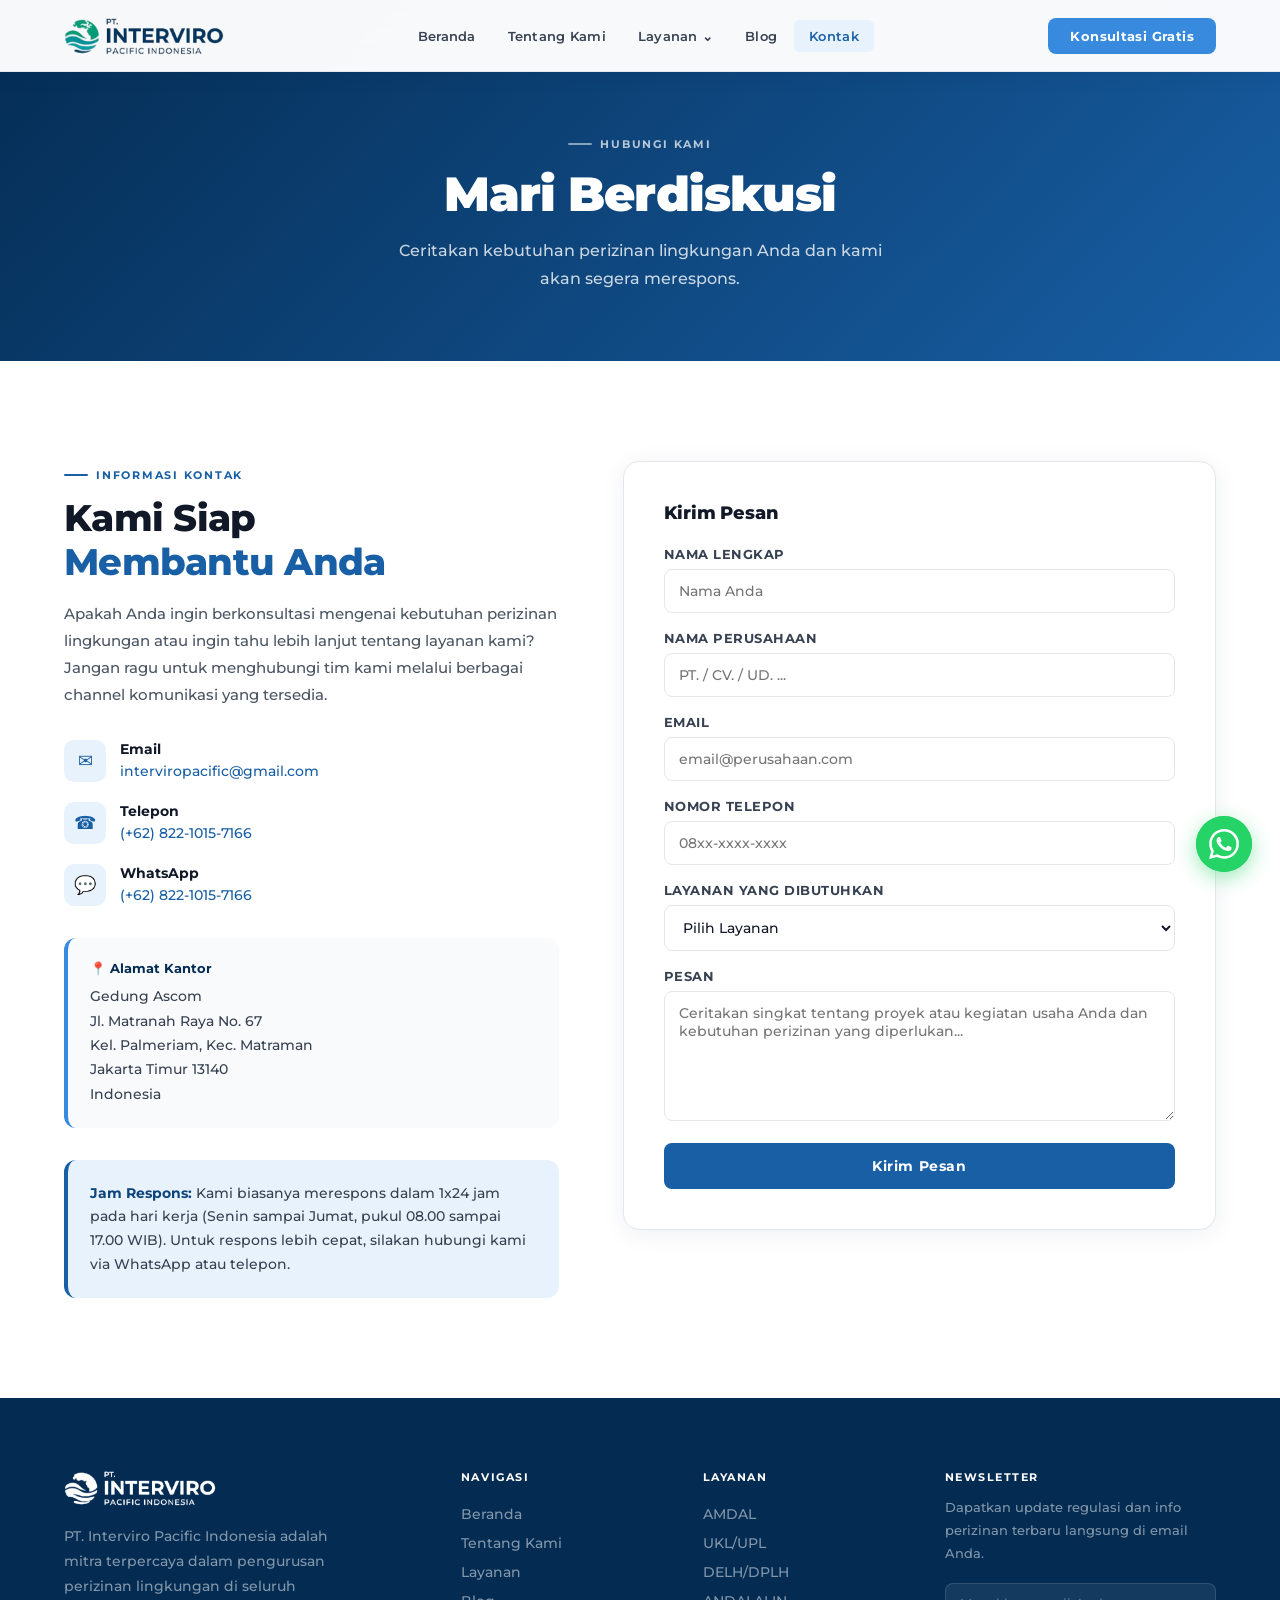
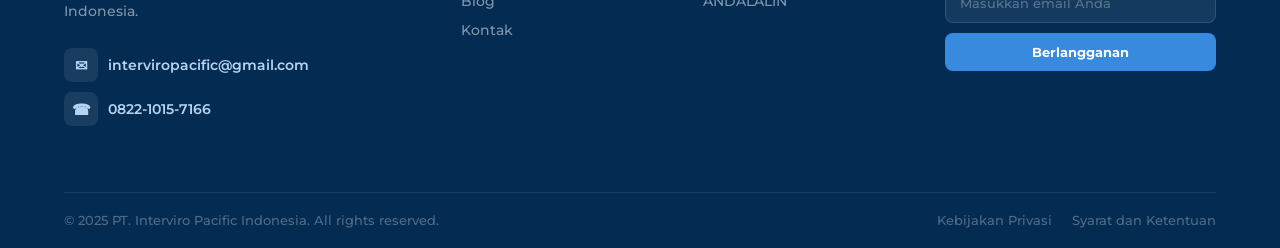
<file: kontak.html>
<!DOCTYPE html>
<html lang="id">
<head>
<meta charset="UTF-8"><meta name="viewport" content="width=device-width, initial-scale=1.0">
<title>Kontak - PT. Interviro Pacific Indonesia</title>
<link rel="preconnect" href="https://fonts.googleapis.com">
<link rel="preconnect" href="https://fonts.gstatic.com" crossorigin>
<link href="https://fonts.googleapis.com/css2?family=Montserrat:wght@400;500;600;700;800;900&display=swap" rel="stylesheet">
<link rel="stylesheet" href="style.css">
<style>
.kontak-grid{display:grid;grid-template-columns:1fr 1.2fr;gap:64px;align-items:start;}
.kontak-desc{font-size:15px;font-weight:500;color:var(--gray-600);line-height:1.8;margin-bottom:32px;}
.kontak-item{display:flex;align-items:flex-start;gap:14px;margin-bottom:20px;}
.kontak-icon{width:42px;height:42px;background:var(--blue-50);border-radius:10px;display:flex;align-items:center;justify-content:center;font-size:18px;flex-shrink:0;color:var(--blue-700);}
.kontak-item-text strong{display:block;font-size:14px;font-weight:700;color:var(--gray-900);margin-bottom:3px;}
.kontak-item-text a,.kontak-item-text span{font-size:14px;font-weight:500;color:var(--gray-600);}
.kontak-item-text a{color:var(--blue-700);}
.kontak-note{margin-top:32px;padding:22px;background:var(--blue-50);border-radius:var(--radius);border-left:4px solid var(--blue-700);}
.kontak-note p{font-size:13.5px;font-weight:500;color:var(--gray-700);line-height:1.75;}
.kontak-note strong{color:var(--blue-800);}
.kontak-address-block{margin-top:32px;padding:22px;background:var(--gray-100);border-radius:var(--radius);border-left:4px solid var(--blue-500);}
.kontak-address-block strong{display:block;font-size:13px;font-weight:700;color:var(--blue-900);margin-bottom:8px;}
.kontak-address-block p{font-size:13.5px;font-weight:500;color:var(--gray-700);line-height:1.8;}
.form-box{background:var(--white);border:1px solid var(--gray-200);border-radius:16px;padding:40px;box-shadow:0 4px 24px rgba(4,44,83,0.07);}
.form-box h3{font-size:1.1rem;font-weight:800;color:var(--gray-900);letter-spacing:-0.01em;margin-bottom:24px;}
.form-group{margin-bottom:18px;}
.form-group label{display:block;font-size:12.5px;font-weight:700;color:var(--gray-700);letter-spacing:0.04em;text-transform:uppercase;margin-bottom:7px;}
.form-group input,.form-group select,.form-group textarea{width:100%;padding:12px 14px;border:1px solid var(--gray-200);border-radius:8px;font-family:var(--font);font-size:14px;font-weight:500;color:var(--gray-900);background:var(--white);outline:none;transition:border-color var(--tr),box-shadow var(--tr);}
.form-group input:focus,.form-group select:focus,.form-group textarea:focus{border-color:var(--blue-500);box-shadow:0 0 0 3px rgba(55,138,221,0.12);}
.form-group textarea{resize:vertical;min-height:130px;}
.form-submit{width:100%;padding:14px;background:var(--blue-700);color:var(--white);border:none;border-radius:8px;font-family:var(--font);font-size:14px;font-weight:700;letter-spacing:0.04em;cursor:pointer;transition:background var(--tr),transform var(--tr);}
.form-submit:hover{background:var(--blue-900);transform:translateY(-1px);}
.form-success{display:none;text-align:center;padding:24px;background:#e6f7ee;border-radius:8px;color:#1a7a4a;font-weight:700;font-size:14px;margin-top:12px;}
@media(max-width:900px){.kontak-grid{grid-template-columns:1fr;gap:40px;}}
@media(max-width:580px){.form-box{padding:24px;}}
</style>
</head>
<body>
<nav class="navbar solid" id="navbar">
  <div class="nav-inner">
    <a href="index.html" class="nav-logo"><img src="logo.png" alt="Interviro"></a>
    <button class="hamburger" id="hamburger"><span></span><span></span><span></span></button>
    <ul class="nav-links" id="navLinks">
      <li><a href="index.html">Beranda</a></li><li><a href="tentang.html">Tentang Kami</a></li>
      <li class="nav-dropdown"><a href="layanan.html">Layanan &#8964;</a>
        <div class="nav-dropdown-menu"><a href="layanan.html#amdal">AMDAL</a><a href="layanan.html#ukl-upl">UKL/UPL</a><a href="layanan.html#delh">DELH/DPLH</a></div>
      </li>
      <li><a href="blog.html">Blog</a></li><li><a href="kontak.html" class="active">Kontak</a></li>
    </ul>
    <a href="https://wa.me/6282210157166" target="_blank" class="nav-cta">Konsultasi Gratis</a>
  </div>
</nav>

<section class="page-hero">
  <div class="container">
    <div class="section-tag">Hubungi Kami</div>
    <h1>Mari Berdiskusi</h1>
    <p>Ceritakan kebutuhan perizinan lingkungan Anda dan kami akan segera merespons.</p>
  </div>
</section>

<section class="section-pad">
  <div class="container">
    <div class="kontak-grid">
      <div data-fade>
        <div class="section-tag">Informasi Kontak</div>
        <h2 class="section-title">Kami Siap<br><span>Membantu Anda</span></h2>
        <p class="kontak-desc">Apakah Anda ingin berkonsultasi mengenai kebutuhan perizinan lingkungan atau ingin tahu lebih lanjut tentang layanan kami? Jangan ragu untuk menghubungi tim kami melalui berbagai channel komunikasi yang tersedia.</p>
        <div class="kontak-item">
          <div class="kontak-icon">✉</div>
          <div class="kontak-item-text">
            <strong>Email</strong>
            <a href="mailto:interviropacific@gmail.com">interviropacific@gmail.com</a>
          </div>
        </div>
        <div class="kontak-item">
          <div class="kontak-icon">☎</div>
          <div class="kontak-item-text">
            <strong>Telepon</strong>
            <a href="tel:+6282210157166">(+62) 822-1015-7166</a>
          </div>
        </div>
        <div class="kontak-item">
          <div class="kontak-icon">💬</div>
          <div class="kontak-item-text">
            <strong>WhatsApp</strong>
            <a href="https://wa.me/6282210157166" target="_blank">(+62) 822-1015-7166</a>
          </div>
        </div>
        <div class="kontak-address-block">
          <strong>📍 Alamat Kantor</strong>
          <p>Gedung Ascom<br>Jl. Matranah Raya No. 67<br>Kel. Palmeriam, Kec. Matraman<br>Jakarta Timur 13140<br>Indonesia</p>
        </div>
        <div class="kontak-note">
          <p><strong>Jam Respons:</strong> Kami biasanya merespons dalam 1x24 jam pada hari kerja (Senin sampai Jumat, pukul 08.00 sampai 17.00 WIB). Untuk respons lebih cepat, silakan hubungi kami via WhatsApp atau telepon.</p>
        </div>
      </div>

      <div class="form-box" data-fade data-delay="150">
        <h3>Kirim Pesan</h3>
        <form id="contactForm">
          <div class="form-group">
            <label>Nama Lengkap</label>
            <input type="text" placeholder="Nama Anda" required>
          </div>
          <div class="form-group">
            <label>Nama Perusahaan</label>
            <input type="text" placeholder="PT. / CV. / UD. ...">
          </div>
          <div class="form-group">
            <label>Email</label>
            <input type="email" placeholder="email@perusahaan.com" required>
          </div>
          <div class="form-group">
            <label>Nomor Telepon</label>
            <input type="tel" placeholder="08xx-xxxx-xxxx">
          </div>
          <div class="form-group">
            <label>Layanan yang Dibutuhkan</label>
            <select>
              <option value="">Pilih Layanan</option>
              <option>AMDAL</option><option>UKL-UPL</option><option>DELH/DPLH</option>
              <option>Pertek IPAL</option><option>Pertek Emisi</option><option>RINTEK</option>
              <option>ANDALALIN</option><option>Perancangan Unit IPAL</option>
              <option>Jasa Audit Migas/Non Migas</option><option>LPS</option>
              <option>SIPA</option><option>IPAL SPPG</option><option>Lainnya / Belum Tahu</option>
            </select>
          </div>
          <div class="form-group">
            <label>Pesan</label>
            <textarea placeholder="Ceritakan singkat tentang proyek atau kegiatan usaha Anda dan kebutuhan perizinan yang diperlukan..."></textarea>
          </div>
          <button type="submit" class="form-submit">Kirim Pesan</button>
        </form>
        <div class="form-success" id="formSuccess">Terima kasih! Pesan Anda telah kami terima. Tim kami akan segera menghubungi Anda dalam 1x24 jam.</div>
      </div>
    </div>
  </div>
</section>

<footer class="footer"><div class="container">
  <div class="footer-grid">
    <div><div class="footer-logo-wrap"><img src="logo.png" alt="Interviro"></div>
    <p class="footer-desc">PT. Interviro Pacific Indonesia adalah mitra terpercaya dalam pengurusan perizinan lingkungan di seluruh Indonesia.</p>
    <a href="mailto:interviropacific@gmail.com" class="footer-email"><span class="footer-email-icon">✉</span>interviropacific@gmail.com</a>
    <a href="tel:+6282210157166" class="footer-phone"><span class="footer-phone-icon">☎</span>0822-1015-7166</a></div>
    <div class="footer-nav"><h4>Navigasi</h4><ul><li><a href="index.html">Beranda</a></li><li><a href="tentang.html">Tentang Kami</a></li><li><a href="layanan.html">Layanan</a></li><li><a href="blog.html">Blog</a></li><li><a href="kontak.html">Kontak</a></li></ul></div>
    <div class="footer-nav"><h4>Layanan</h4><ul><li><a href="layanan.html#amdal">AMDAL</a></li><li><a href="layanan.html#ukl-upl">UKL/UPL</a></li><li><a href="layanan.html#delh">DELH/DPLH</a></li><li><a href="layanan.html#andalalin">ANDALALIN</a></li></ul></div>
    <div class="footer-newsletter"><h4>Newsletter</h4><p>Dapatkan update regulasi dan info perizinan terbaru langsung di email Anda.</p>
    <div class="nl-form"><input type="email" placeholder="Masukkan email Anda"><button type="button">Berlangganan</button></div></div>
  </div>
  <div class="footer-bottom"><p>&copy; 2025 PT. Interviro Pacific Indonesia. All rights reserved.</p>
  <div class="footer-bottom-links"><a href="#">Kebijakan Privasi</a><a href="#">Syarat dan Ketentuan</a></div></div>
</div></footer>
<a href="https://wa.me/6282210157166" target="_blank" class="wa-float"><div class="wa-pulse"></div>
<svg viewBox="0 0 24 24"><path d="M17.472 14.382c-.297-.149-1.758-.867-2.03-.967-.273-.099-.471-.148-.67.15-.197.297-.767.966-.94 1.164-.173.199-.347.223-.644.075-.297-.15-1.255-.463-2.39-1.475-.883-.788-1.48-1.761-1.653-2.059-.173-.297-.018-.458.13-.606.134-.133.298-.347.446-.52.149-.174.198-.298.298-.497.099-.198.05-.371-.025-.52-.075-.149-.669-1.612-.916-2.207-.242-.579-.487-.5-.669-.51-.173-.008-.371-.01-.57-.01-.198 0-.52.074-.792.372-.272.297-1.04 1.016-1.04 2.479 0 1.462 1.065 2.875 1.213 3.074.149.198 2.096 3.2 5.077 4.487.709.306 1.262.489 1.694.625.712.227 1.36.195 1.871.118.571-.085 1.758-.719 2.006-1.413.248-.694.248-1.289.173-1.413-.074-.124-.272-.198-.57-.347m-5.421 7.403h-.004a9.87 9.87 0 01-5.031-1.378l-.361-.214-3.741.982.998-3.648-.235-.374a9.86 9.86 0 01-1.51-5.26c.001-5.45 4.436-9.884 9.888-9.884 2.64 0 5.122 1.03 6.988 2.898a9.825 9.825 0 012.893 6.994c-.003 5.45-4.437 9.884-9.885 9.884m8.413-18.297A11.815 11.815 0 0012.05 0C5.495 0 .16 5.335.157 11.892c0 2.096.547 4.142 1.588 5.945L.057 24l6.305-1.654a11.882 11.882 0 005.683 1.448h.005c6.554 0 11.89-5.335 11.893-11.893a11.821 11.821 0 00-3.48-8.413z"/></svg></a>
<script src="main.js"></script>
</body></html>
</file>
<file: style.css>
/* ================================
   INTERVIRO - GLOBAL STYLESHEET
   ================================ */

*, *::before, *::after { box-sizing: border-box; margin: 0; padding: 0; }

:root {
  --blue-900: #042C53;
  --blue-800: #0C447C;
  --blue-700: #185FA5;
  --blue-500: #378ADD;
  --blue-400: #85B7EB;
  --blue-100: #B5D4F4;
  --blue-50:  #E8F2FC;
  --gray-900: #111827;
  --gray-700: #374151;
  --gray-600: #4B5563;
  --gray-200: #E5E7EB;
  --gray-100: #F9FAFB;
  --white:    #ffffff;
  --wa-green: #25D366;
  --font: 'Montserrat', sans-serif;
  --radius: 12px;
  --tr: 0.25s ease;
}

html { scroll-behavior: smooth; }
body { font-family: var(--font); color: var(--gray-900); background: var(--white); }
a { text-decoration: none; color: inherit; }
ul { list-style: none; }
img { display: block; max-width: 100%; }

.container { width: 90%; max-width: 1160px; margin: 0 auto; }
.section-pad { padding: 100px 0; }
.bg-light { background: var(--gray-100); }

/* ---- SECTION LABELS ---- */
.section-tag {
  display: inline-flex;
  align-items: center;
  gap: 8px;
  font-size: 11px;
  font-weight: 700;
  letter-spacing: 0.16em;
  text-transform: uppercase;
  color: var(--blue-700);
  margin-bottom: 14px;
}
.section-tag::before {
  content: '';
  width: 24px; height: 2px;
  background: var(--blue-700);
  border-radius: 2px;
}
.section-tag.center::before,
.section-tag.center::after {
  content: '';
  width: 20px; height: 2px;
  background: var(--blue-700);
  border-radius: 2px;
}
.section-tag.center { gap: 10px; }
.section-tag.center::before { content: ''; }

.section-title {
  font-size: clamp(1.7rem, 3vw, 2.3rem);
  font-weight: 800;
  line-height: 1.2;
  letter-spacing: -0.02em;
  color: var(--gray-900);
  margin-bottom: 16px;
}
.section-title span { color: var(--blue-700); }

.section-header { text-align: center; margin-bottom: 52px; }
.section-header .section-tag { justify-content: center; }
.section-header .section-tag::before,
.section-header .section-tag::after {
  content: '';
  width: 20px; height: 2px;
  background: var(--blue-700);
  border-radius: 2px;
}

/* ---- BUTTONS ---- */
.btn-primary {
  display: inline-block;
  background: var(--blue-700);
  color: var(--white);
  padding: 13px 28px;
  border-radius: 8px;
  font-family: var(--font);
  font-size: 14px;
  font-weight: 700;
  letter-spacing: 0.04em;
  transition: background var(--tr), transform var(--tr), box-shadow var(--tr);
}
.btn-primary:hover { background: var(--blue-900); transform: translateY(-2px); box-shadow: 0 8px 24px rgba(4,44,83,0.25); }

.btn-outline-blue {
  display: inline-block;
  border: 2px solid var(--blue-700);
  color: var(--blue-700);
  padding: 12px 28px;
  border-radius: 8px;
  font-family: var(--font);
  font-size: 14px;
  font-weight: 700;
  letter-spacing: 0.04em;
  transition: background var(--tr), color var(--tr);
}
.btn-outline-blue:hover { background: var(--blue-700); color: var(--white); }

/* ---- NAVBAR ---- */
.navbar {
  position: fixed;
  top: 0; left: 0; right: 0;
  z-index: 1000;
  height: 72px;
  display: flex;
  align-items: center;
  transition: background var(--tr), box-shadow var(--tr), backdrop-filter var(--tr);
}
.navbar.transparent {
  background: rgba(255,255,255,0.97);
  backdrop-filter: blur(12px);
  box-shadow: 0 2px 20px rgba(4,44,83,0.08);
  border-bottom: 1px solid var(--gray-200);
}
.navbar.transparent .nav-logo-text,
.navbar.transparent.scrolled .nav-logo-text {
  color: var(--blue-900);
}
.navbar.transparent .nav-links a {
  color: var(--gray-700);
}
.navbar.transparent .nav-links a:hover,
.navbar.transparent .nav-links a.active {
  color: var(--blue-700);
  background: var(--blue-50);
}
.navbar.transparent .hamburger span {
  background: var(--gray-900);
}
.navbar.solid {
  background: rgba(255,255,255,0.97);
  backdrop-filter: blur(12px);
  box-shadow: 0 2px 20px rgba(4,44,83,0.08);
  border-bottom: 1px solid var(--gray-200);
}
.navbar.transparent.scrolled {
  background: rgba(255,255,255,0.97);
  backdrop-filter: blur(12px);
  box-shadow: 0 2px 20px rgba(4,44,83,0.08);
  border-bottom: 1px solid var(--gray-200);
}
.navbar.transparent.scrolled .nav-logo-text {
  color: var(--blue-900);
}
.navbar.transparent.scrolled .nav-links a {
  color: var(--gray-700);
}
.navbar.transparent.scrolled .nav-links a:hover,
.navbar.transparent.scrolled .nav-links a.active {
  color: var(--blue-700);
  background: var(--blue-50);
}
.navbar.transparent.scrolled .hamburger span {
  background: var(--gray-900);
}

.nav-inner {
  width: 90%;
  max-width: 1160px;
  margin: 0 auto;
  display: flex;
  align-items: center;
  gap: 32px;
}

.nav-logo {
  display: flex;
  align-items: center;
  gap: 10px;
  flex-shrink: 0;
}
.nav-logo img { height: 38px; width: auto; }
.nav-logo-text {
  font-size: 18px;
  font-weight: 800;
  letter-spacing: -0.01em;
}
.navbar.solid .nav-logo-text { color: var(--blue-900); }

.nav-links {
  display: flex;
  align-items: center;
  gap: 2px;
  flex: 1;
  justify-content: center;
}
.nav-links a {
  display: block;
  padding: 8px 15px;
  font-size: 13px;
  font-weight: 600;
  letter-spacing: 0.02em;
  border-radius: 6px;
  transition: color var(--tr), background var(--tr);
}
.navbar.transparent .nav-links a { color: var(--gray-700); }
.navbar.transparent .nav-links a:hover,
.navbar.transparent .nav-links a.active { color: var(--blue-700); background: var(--blue-50); }
.navbar.solid .nav-links a { color: var(--gray-700); }
.navbar.solid .nav-links a:hover,
.navbar.solid .nav-links a.active { color: var(--blue-700); background: var(--blue-50); }

/* Dropdown */
.nav-dropdown { position: relative; }
.nav-dropdown-menu {
  display: none;
  position: absolute;
  top: calc(100% + 10px);
  left: 0;
  background: var(--white);
  border: 1px solid var(--gray-200);
  border-radius: var(--radius);
  min-width: 210px;
  box-shadow: 0 8px 30px rgba(4,44,83,0.12);
  overflow: hidden;
  z-index: 10;
}
.nav-dropdown:hover .nav-dropdown-menu { display: block; }
.nav-dropdown-menu a {
  display: block !important;
  padding: 10px 16px !important;
  font-size: 13px !important;
  font-weight: 500 !important;
  color: var(--gray-700) !important;
  background: none !important;
  border-radius: 0 !important;
  transition: background var(--tr), color var(--tr) !important;
}
.nav-dropdown-menu a:hover { background: var(--blue-50) !important; color: var(--blue-700) !important; }

.nav-cta {
  display: inline-block;
  background: var(--blue-500);
  color: var(--white);
  padding: 10px 22px;
  border-radius: 8px;
  font-size: 13px;
  font-weight: 700;
  letter-spacing: 0.03em;
  white-space: nowrap;
  flex-shrink: 0;
  transition: background var(--tr), transform var(--tr);
}
.nav-cta:hover { background: var(--blue-700); transform: translateY(-1px); }

.hamburger {
  display: none;
  flex-direction: column;
  gap: 5px;
  background: none;
  border: none;
  cursor: pointer;
  padding: 4px;
  margin-left: auto;
}
.hamburger span {
  display: block;
  width: 24px; height: 2px;
  border-radius: 2px;
  transition: background var(--tr);
}
.navbar.transparent .hamburger span { background: var(--gray-900); }
.navbar.solid .hamburger span { background: var(--gray-900); }

/* ---- PAGE HERO (inner pages) ---- */
.page-hero {
  background: linear-gradient(135deg, var(--blue-900) 0%, var(--blue-700) 100%);
  padding: 130px 0 68px;
  text-align: center;
  color: var(--white);
}
.page-hero .section-tag { color: rgba(255,255,255,0.7); justify-content: center; }
.page-hero .section-tag::before { background: rgba(255,255,255,0.5); }
.page-hero h1 {
  font-size: clamp(2rem, 4vw, 3rem);
  font-weight: 900;
  letter-spacing: -0.02em;
  margin-bottom: 14px;
}
.page-hero p { font-size: 16px; font-weight: 500; opacity: 0.78; max-width: 520px; margin: 0 auto; line-height: 1.75; }

/* ---- WHATSAPP FLOAT ---- */
.wa-float {
  position: fixed;
  bottom: 28px; right: 28px;
  z-index: 999;
  width: 56px; height: 56px;
  background: var(--wa-green);
  border-radius: 50%;
  display: flex;
  align-items: center;
  justify-content: center;
  box-shadow: 0 6px 20px rgba(37,211,102,0.45);
  transition: transform var(--tr), box-shadow var(--tr);
}
.wa-float:hover { transform: scale(1.1); box-shadow: 0 10px 28px rgba(37,211,102,0.55); }
.wa-float svg { width: 30px; height: 30px; fill: var(--white); }
.wa-pulse {
  position: absolute; inset: 0;
  border-radius: 50%;
  background: var(--wa-green);
  animation: waPulse 2.2s ease-out infinite;
  z-index: -1;
}
@keyframes waPulse {
  0%   { transform: scale(1); opacity: 0.6; }
  100% { transform: scale(1.7); opacity: 0; }
}

/* ---- FOOTER ---- */
.footer { background: var(--blue-900); padding: 72px 0 0; }
.footer-grid {
  display: grid;
  grid-template-columns: 1.8fr 1fr 1fr 1.4fr;
  gap: 48px;
  padding-bottom: 56px;
  border-bottom: 1px solid rgba(255,255,255,0.08);
}
.footer-logo-wrap { display: flex; align-items: center; gap: 10px; margin-bottom: 18px; }
.footer-logo-wrap img { height: 36px; filter: brightness(0) invert(1); }
.footer-logo-text { font-size: 18px; font-weight: 800; color: var(--white); }
.footer-desc { font-size: 13.5px; font-weight: 500; color: rgba(255,255,255,0.5); line-height: 1.85; margin-bottom: 24px; max-width: 270px; }
.footer-email {
  display: flex; align-items: center; gap: 10px;
  color: var(--blue-100); font-size: 13.5px; font-weight: 600;
  transition: color var(--tr);
  margin-bottom: 10px;
}
.footer-email:hover { color: var(--white); }
.footer-phone {
  display: flex; align-items: center; gap: 10px;
  color: var(--blue-100); font-size: 13.5px; font-weight: 600;
  transition: color var(--tr);
  margin-bottom: 10px;
}
.footer-phone:hover { color: var(--white); }
.footer-address {
  font-size: 13.5px; font-weight: 500; color: rgba(255,255,255,0.5);
  line-height: 1.8;
}
.footer-email-icon,
.footer-phone-icon {
  width: 34px; height: 34px;
  background: rgba(255,255,255,0.08);
  border-radius: 8px;
  display: flex; align-items: center; justify-content: center;
  font-size: 15px; flex-shrink: 0;
}
.footer-nav h4 {
  font-size: 11px; font-weight: 700;
  color: var(--white);
  text-transform: uppercase; letter-spacing: 0.14em;
  margin-bottom: 20px;
}
.footer-nav ul { display: flex; flex-direction: column; gap: 10px; }
.footer-nav ul a {
  font-size: 13.5px; font-weight: 500;
  color: rgba(255,255,255,0.5);
  display: inline-block;
  transition: color var(--tr), padding-left var(--tr);
}
.footer-nav ul a:hover { color: var(--white); padding-left: 4px; }
.footer-newsletter h4 {
  font-size: 11px; font-weight: 700;
  color: var(--white);
  text-transform: uppercase; letter-spacing: 0.14em;
  margin-bottom: 12px;
}
.footer-newsletter p { font-size: 13px; font-weight: 500; color: rgba(255,255,255,0.5); line-height: 1.75; margin-bottom: 18px; }
.nl-form { display: flex; flex-direction: column; gap: 10px; }
.nl-form input {
  width: 100%; padding: 11px 14px;
  background: rgba(255,255,255,0.07);
  border: 1px solid rgba(255,255,255,0.12);
  border-radius: 8px;
  font-family: var(--font); font-size: 13px; font-weight: 500;
  color: var(--white); outline: none;
  transition: border-color var(--tr), background var(--tr);
}
.nl-form input::placeholder { color: rgba(255,255,255,0.3); }
.nl-form input:focus { border-color: var(--blue-400); background: rgba(255,255,255,0.1); }
.nl-form button {
  width: 100%; padding: 11px;
  background: var(--blue-500); color: var(--white);
  border: none; border-radius: 8px;
  font-family: var(--font); font-size: 13px; font-weight: 700;
  cursor: pointer; transition: background var(--tr);
}
.nl-form button:hover { background: var(--blue-700); }
.footer-bottom {
  padding: 20px 0;
  display: flex; align-items: center; justify-content: space-between;
  gap: 16px; flex-wrap: wrap;
}
.footer-bottom p { font-size: 12.5px; font-weight: 500; color: rgba(255,255,255,0.3); }
.footer-bottom-links { display: flex; gap: 20px; }
.footer-bottom-links a { font-size: 12.5px; font-weight: 500; color: rgba(255,255,255,0.3); transition: color var(--tr); }
.footer-bottom-links a:hover { color: var(--white); }

/* ---- RESPONSIVE ---- */
@media (max-width: 1024px) {
  .footer-grid { grid-template-columns: 1fr 1fr; gap: 36px; }
}
@media (max-width: 768px) {
  .section-pad { padding: 72px 0; }
  .nav-links, .nav-cta { display: none; }
  .nav-links.open {
    display: flex; flex-direction: column;
    position: fixed; top: 72px; left: 0; right: 0;
    background: var(--white);
    padding: 16px 20px 24px;
    border-bottom: 1px solid var(--gray-200);
    box-shadow: 0 8px 24px rgba(0,0,0,0.08);
    gap: 2px;
  }
  .nav-links.open a { color: var(--gray-700) !important; background: none !important; }
  .nav-links.open a:hover { color: var(--blue-700) !important; background: var(--blue-50) !important; }
  .nav-cta.open { display: block; margin: 8px 20px 0; }
  .hamburger { display: flex; }
  .footer-grid { grid-template-columns: 1fr; gap: 32px; }
  .footer-bottom { flex-direction: column; text-align: center; }
}
</file>
